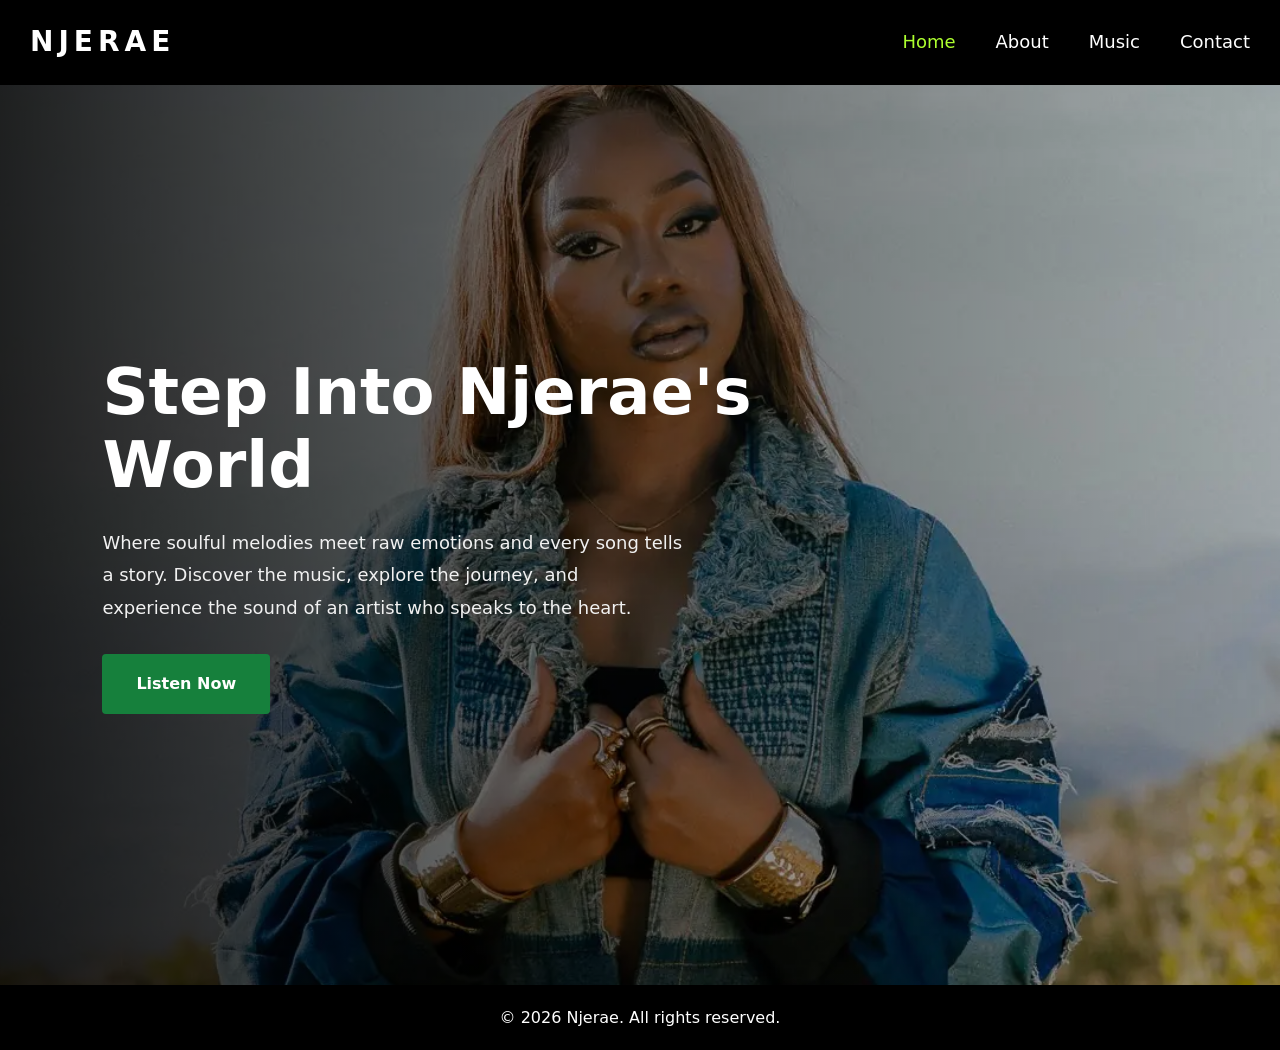
<file: index.html>
<!DOCTYPE html>
<html lang="en">
<head>
    <meta charset="UTF-8">
    <meta name="viewport" content="width=device-width, initial-scale=1.0">
    <title>Njerae | Home</title>
    <link rel="stylesheet" href="style.css">
</head>
<body>
    <!--Header-->
    <header>
        <!--Logo-->
        <div class="logo">
            <h2>NJERAE</h2>
        </div>
        <button class="menu-toggle" type="button" aria-expanded="false" aria-controls="primary-navigation" aria-label="Open navigation menu">
            <span></span>
            <span></span>
            <span></span>
        </button>
        <nav id="primary-navigation">
            <ul>
                <li><a href="index.html" class="active" aria-current="page">Home</a></li>
                <li><a href="about.html">About</a></li>
                <li><a href="music.html">Music</a></li>
                <li><a href="contact.html">Contact</a></li>
            </ul>
        </nav>
    </header>

    <!--Hero Section-->
    <!-- Hero Section -->
<section class="hero">

    <!-- Hero Image -->
    <div class="hero-image"></div>

    <!-- Hero Content -->
    <div class="hero-content">

        <!-- Hero Heading -->
        <h1>Step Into Njerae's World</h1>

        <!-- Hero Paragraph -->
        <p>
            Where soulful melodies meet raw emotions and every song
            tells a story. Discover the music, explore the journey,
            and experience the sound of an artist who speaks to the heart.
        </p>

        <!-- Music Link -->
        <a href="music.html" class="btn">Listen Now</a>

    </div>
</section>

<!--Footer-->
<footer>
    <p>&copy; 2023 Njerae. All rights reserved.</p>
</footer>
    <script src="script.js"></script>
</body>
</html>
</file>
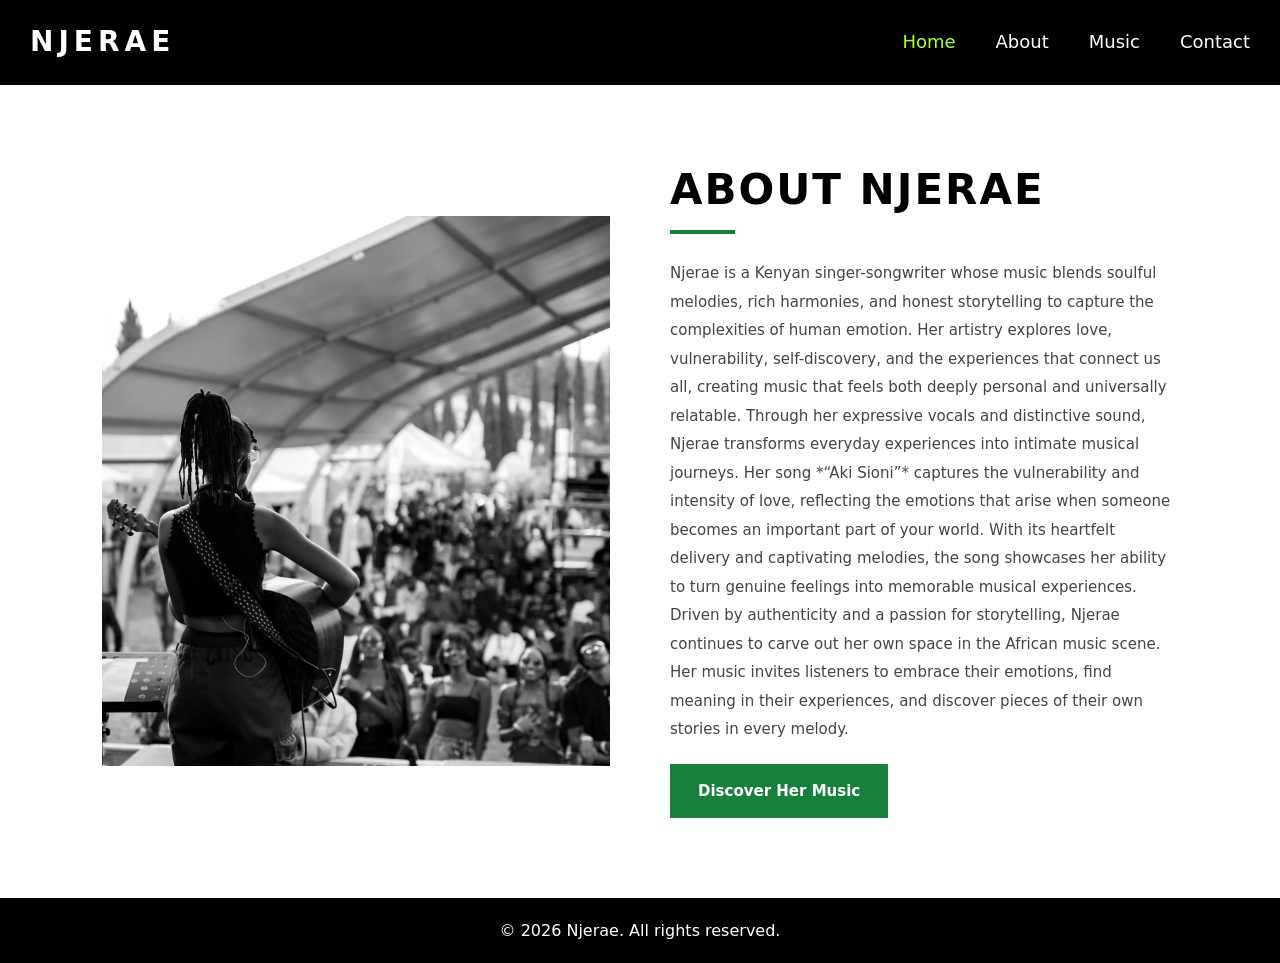
<file: about.html>
<!DOCTYPE html>
<html lang="en">
<head>
    <meta charset="UTF-8">
    <meta name="viewport" content="width=device-width, initial-scale=1.0">
    <title>Document</title>
    <link rel="stylesheet" href="style.css">
</head>
<body>
    <!--Header-->
    <header>
        <!--Logo-->
        <div class="logo">
            <h2>NJERAE</h2>
        </div>
        <button class="menu-toggle" type="button" aria-expanded="false" aria-controls="primary-navigation" aria-label="Open navigation menu">
            <span></span>
            <span></span>
            <span></span>
        </button>
        <nav id="primary-navigation">
            <ul>
                <li><a href="index.html" class="active" aria-current="page">Home</a></li>
                <li><a href="about.html">About</a></li>
                <li><a href="music.html">Music</a></li>
                <li><a href="contact.html">Contact</a></li>
            </ul>
        </nav>
    </header>

    <!--Hero Section About-->
<!-- About Section -->
<section class="about-section">
    <!-- About Image -->
    <div class="about-image">
    </div>
    <!-- About Content -->
    <div class="about-content">
        <h1>ABOUT NJERAE</h1>
        <p>
            Njerae is a Kenyan singer-songwriter whose music blends soulful melodies, rich harmonies, and honest storytelling to capture the complexities of human emotion. Her artistry explores love, vulnerability, self-discovery, and the experiences that connect us all, creating music that feels both deeply personal and universally relatable.
Through her expressive vocals and distinctive sound, Njerae transforms everyday experiences into intimate musical journeys. Her song *“Aki Sioni”* captures the vulnerability and intensity of love, reflecting the emotions that arise when someone becomes an important part of your world. With its heartfelt delivery and captivating melodies, the song showcases her ability to turn genuine feelings into memorable musical experiences.
Driven by authenticity and a passion for storytelling, Njerae continues to carve out her own space in the African music scene. Her music invites listeners to embrace their emotions, find meaning in their experiences, and discover pieces of their own stories in every melody.
        </p>
        <a href="music.html" class="about-btn">Discover Her Music</a>
    </div>
</section>

<!--Footer-->
<footer>
    <p>&copy; 2026 Njerae. All rights reserved.</p>
</footer>
    <script src="script.js"></script>
</body>
</html>
</file>
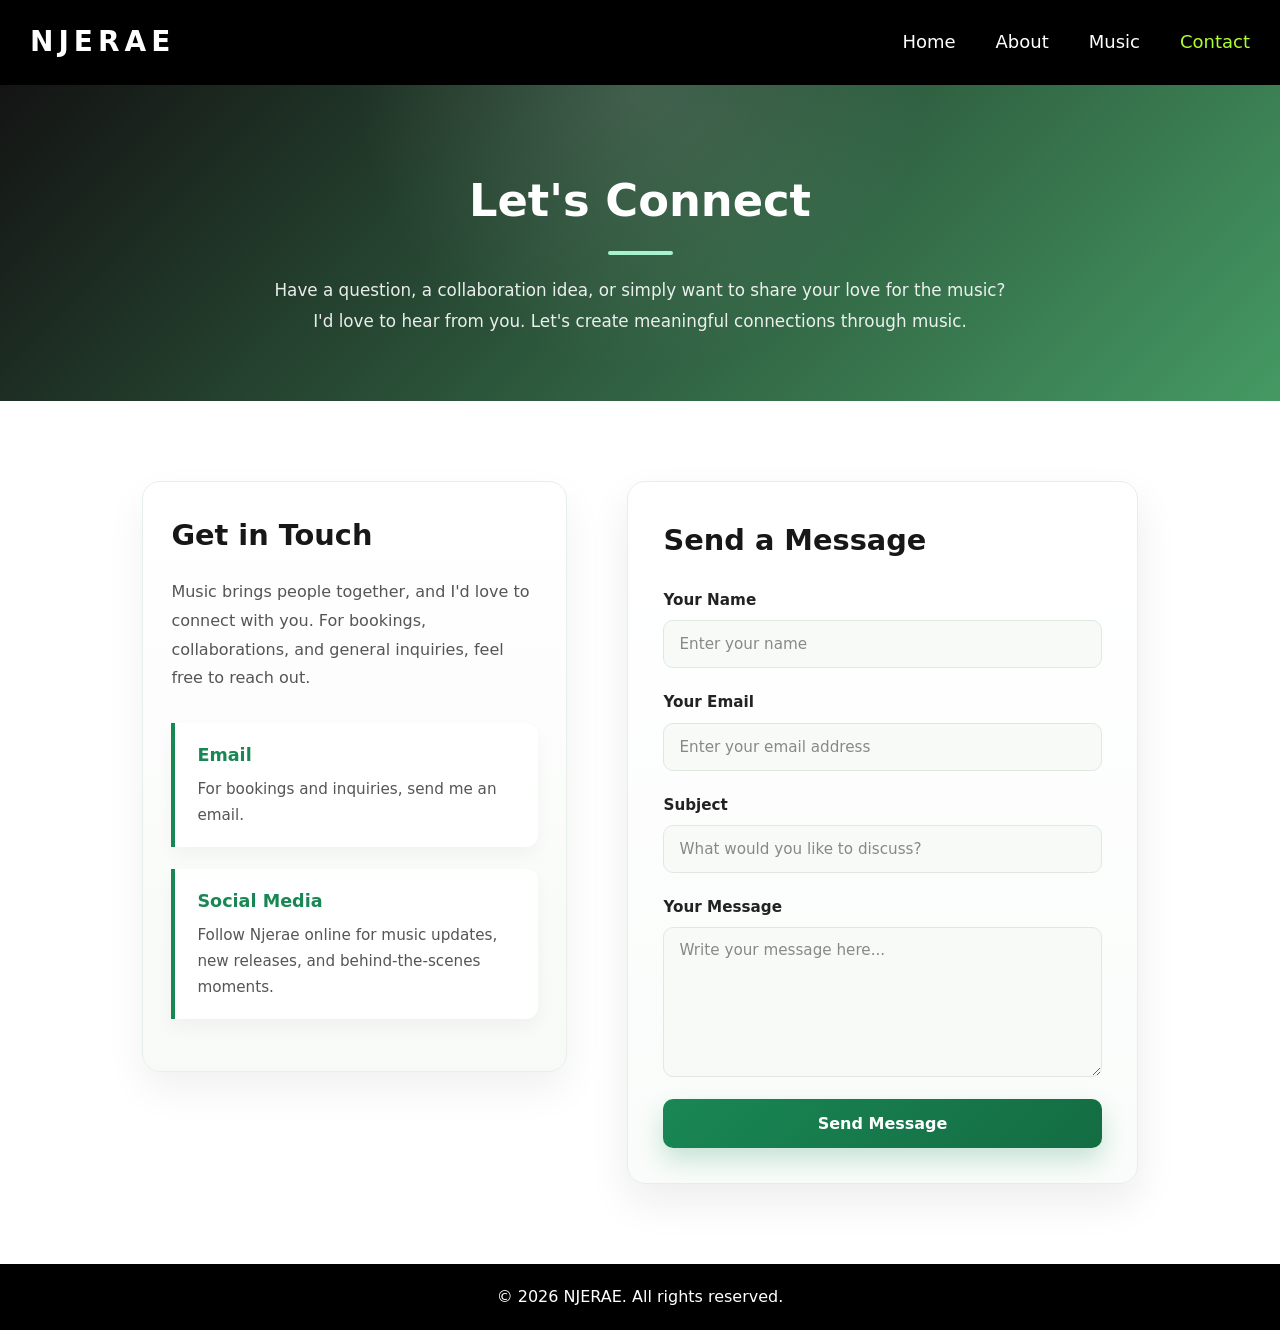
<file: contact.html>
<!DOCTYPE html>
<html lang="en">
<head>
    <meta charset="UTF-8">
    <meta name="viewport" content="width=device-width, initial-scale=1.0">
    <title>NJERAE | Contact</title>
    <link rel="stylesheet" href="style.css">
</head>
<body>

    <!-- Header -->
    <header>
        <!-- Logo -->
        <div class="logo">
            <h2>NJERAE</h2>
        </div>

        <button class="menu-toggle" type="button" aria-expanded="false" aria-controls="primary-navigation" aria-label="Open navigation menu">
            <span></span>
            <span></span>
            <span></span>
        </button>

        <!-- Navigation -->
        <nav id="primary-navigation">
            <ul>
                <li><a href="index.html">Home</a></li>
                <li><a href="about.html">About</a></li>
                <li><a href="music.html">Music</a></li>
                <li>
                    <a href="contact.html"
                       class="active"
                       aria-current="page">Contact</a>
                </li>
            </ul>
        </nav>
    </header>


    <!-- Contact Introduction -->
    <section class="contact-hero">
        <h1>Let's Connect</h1>
        <p>
            Have a question, a collaboration idea, or simply want to
            share your love for the music? I'd love to hear from you.
            Let's create meaningful connections through music.
        </p>
    </section>

    <!-- Contact Section -->
    <section class="contact-section">

        <!-- Contact Information -->
        <div class="contact-info">
            <h2>Get in Touch</h2>
            <p>
                Music brings people together, and I'd love to connect
                with you. For bookings, collaborations, and general
                inquiries, feel free to reach out.
            </p>
            <div class="contact-detail">
                <h3>Email</h3>
                <p>For bookings and inquiries, send me an email.</p>
                <!-- Add Njerae's official email address here -->
            </div>
            <div class="contact-detail">
                <h3>Social Media</h3>
                <p>
                    Follow Njerae online for music updates,
                    new releases, and behind-the-scenes moments.
                </p>
                <!-- Add official social media links here -->
            </div>
        </div>


        <!-- Contact Form -->
        <div class="contact-form-container">

            <h2>Send a Message</h2>
            <form action="#" method="post">
                <div class="form-group">
                    <label for="name">Your Name</label>
                    <input
                        type="text"
                        id="name"
                        name="name"
                        placeholder="Enter your name"
                        required>
                </div>
                <div class="form-group">
                    <label for="email">Your Email</label>
                    <input
                        type="email"
                        id="email"
                        name="email"
                        placeholder="Enter your email address"
                        required>
                </div>
                <div class="form-group">
                    <label for="subject">Subject</label>
                    <input
                        type="text"
                        id="subject"
                        name="subject"
                        placeholder="What would you like to discuss?"
                        required>
                </div>
                <div class="form-group">
                    <label for="message">Your Message</label>
                    <textarea
                        id="message"
                        name="message"
                        rows="6"
                        placeholder="Write your message here..."
                        required></textarea>
                </div>
                <button type="submit">Send Message</button>
            </form>
        </div>
    </section>

    <!-- Footer -->
    <footer>
        <p>&copy; 2026 NJERAE. All rights reserved.</p>
    </footer>

    <script src="script.js"></script>
</body>
</html>
</file>
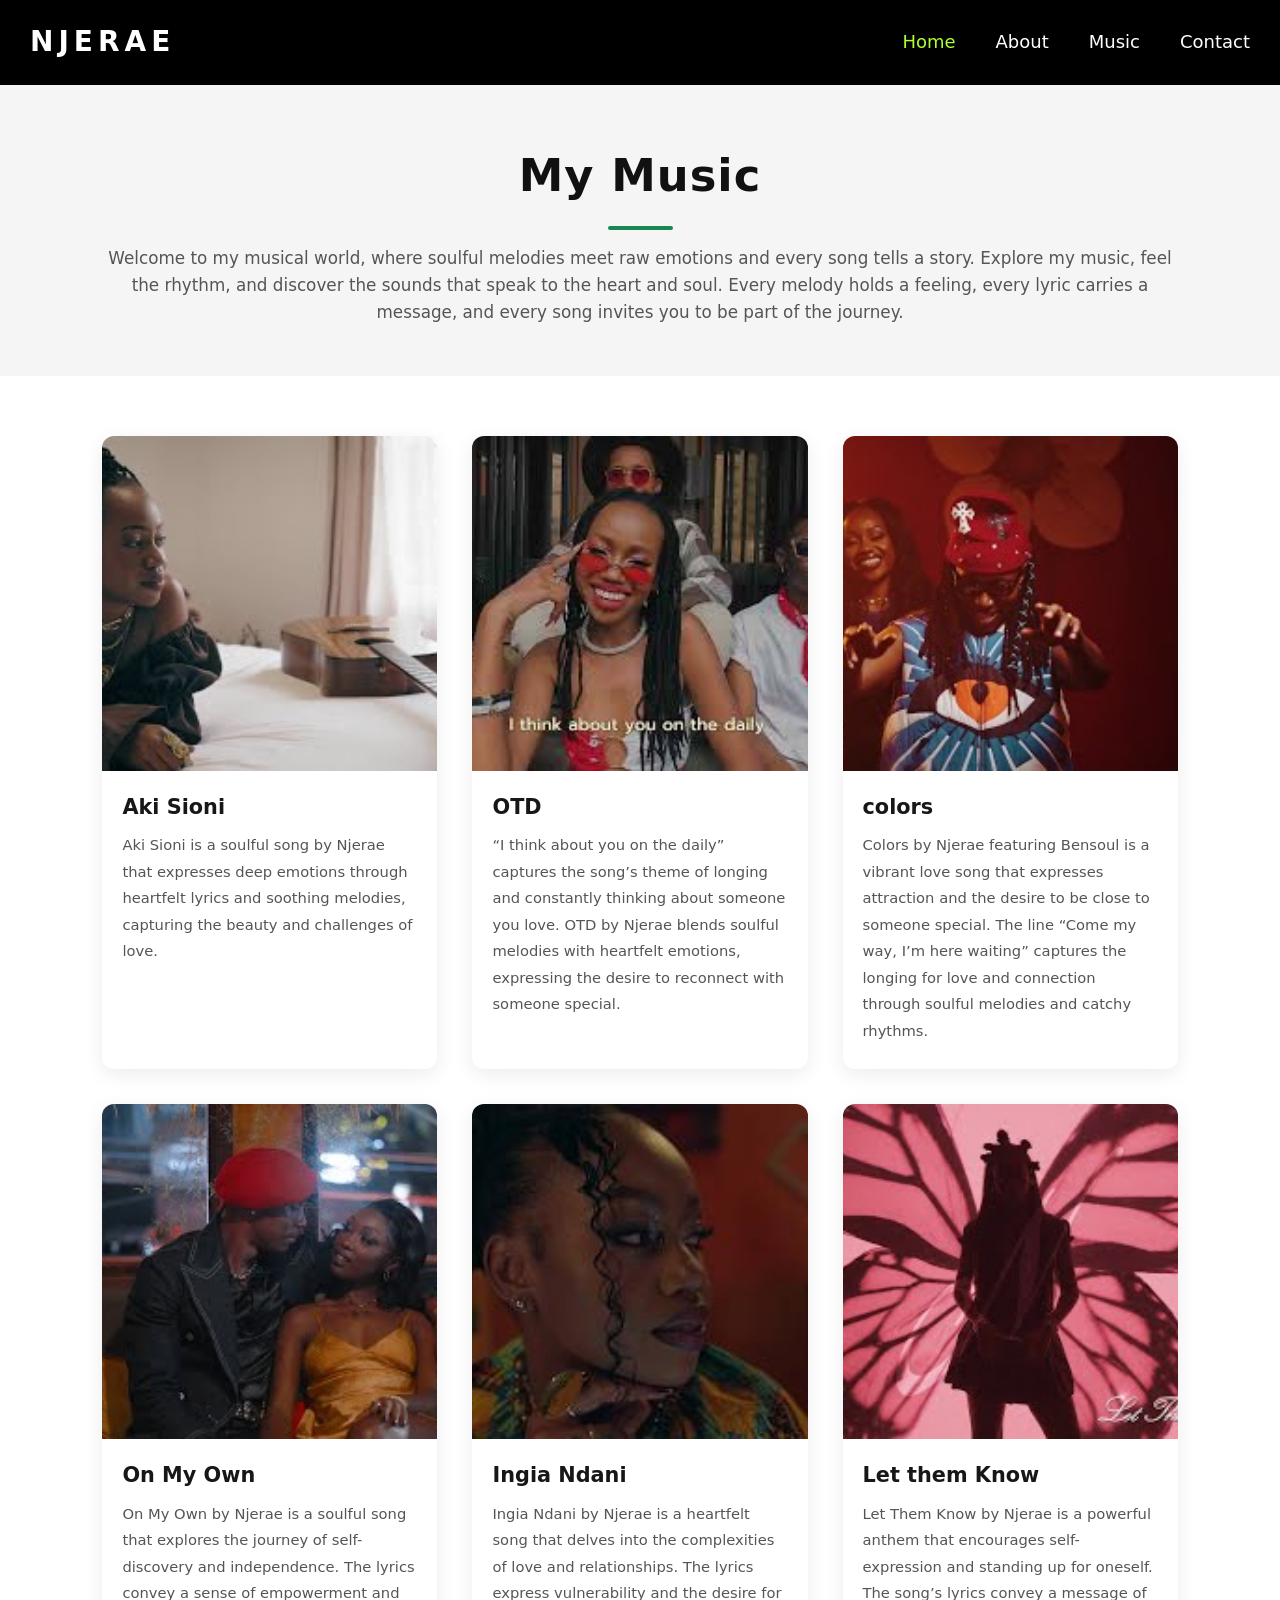
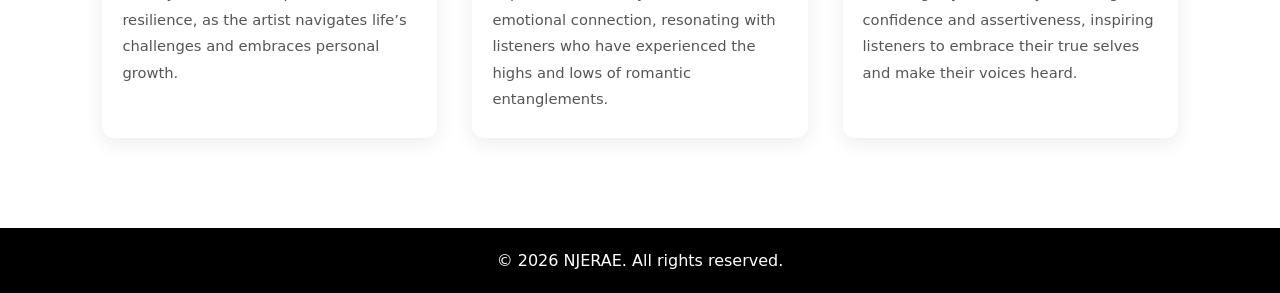
<file: music.html>
<!DOCTYPE html>
<html lang="en">
<head>
    <meta charset="UTF-8">
    <meta name="viewport" content="width=device-width, initial-scale=1.0">
    <title>NJERAE | Music</title>
    <link rel="stylesheet" href="style.css">
</head>
<body>
     <!--Header-->
    <header>
        <!--Logo-->
        <div class="logo">
            <h2>NJERAE</h2>
        </div>
        <button class="menu-toggle" type="button" aria-expanded="false" aria-controls="primary-navigation" aria-label="Open navigation menu">
            <span></span>
            <span></span>
            <span></span>
        </button>
        <nav id="primary-navigation">
            <ul>
                <li><a href="index.html" class="active" aria-current="page">Home</a></li>
                <li><a href="about.html">About</a></li>
                <li><a href="music.html">Music</a></li>
                <li><a href="contact.html">Contact</a></li>
            </ul>
        </nav>
    </header>

    <!--Music Content-->
    <section class="music">
        <h2>My Music</h2>
        <p>
            Welcome to my musical world, where soulful melodies meet raw emotions and every song tells a story. Explore my music, feel the rhythm, and discover the sounds that speak to the heart and soul. Every melody holds a feeling, every lyric carries a message, and every song invites you to be part of the journey.
        </p>
    </section>
    <!--music cards-->
    <section class="music-cards">
        <!-- Music Card 1 -->
        <a class="music-card" href="https://www.youtube.com/results?search_query=Njerae+Aki+Sioni" target="_blank" rel="noopener noreferrer" aria-label="Listen to Aki Sioni on YouTube">
            <img src="Images/Aki%20sioni%20thumbnail.jpg" alt="Aki Sioni Album Cover" loading="lazy">
            <h3>Aki Sioni</h3>
            <p>
                Aki Sioni is a soulful song by Njerae that expresses deep emotions through heartfelt lyrics and soothing melodies, capturing the beauty and challenges of love.
            </p>
        </a>

        <!-- Music Card 2 -->
        <a class="music-card" href="https://www.youtube.com/results?search_query=Njerae+OTD" target="_blank" rel="noopener noreferrer" aria-label="Listen to OTD on YouTube">
            <img src="Images/OTD%20thumbnail.jpg" alt="OTD cover art" loading="lazy">
            <h3>OTD</h3>
            <p>
                “I think about you on the daily” captures the song’s theme of longing and constantly thinking about someone you love. OTD by Njerae blends soulful melodies with heartfelt emotions, expressing the desire to reconnect with someone special.
            </p>
        </a>

        <!-- Music Card 3 -->
        <a class="music-card" href="https://www.youtube.com/results?search_query=Njerae+Colors" target="_blank" rel="noopener noreferrer" aria-label="Listen to Colors on YouTube">
            <img src="Images/Colors%20Thumbnail.jpg" alt="Colors cover art" loading="lazy">
            <h3>colors</h3>
            <p>
                Colors by Njerae featuring Bensoul is a vibrant love song that expresses attraction and the desire to be close to someone special. The line “Come my way, I’m here waiting” captures the longing for love and connection through soulful melodies and catchy rhythms.
            </p>
        </a>

        <!-- Music Card 4 -->
        <a class="music-card" href="https://www.youtube.com/results?search_query=Njerae+On+My+Own" target="_blank" rel="noopener noreferrer" aria-label="Listen to On My Own on YouTube">
            <img src="Images/On%20My%20Own%20Thumbnail.jpg" alt="On My Own cover art" loading="lazy">
            <h3>On My Own</h3>
            <p>
                On My Own by Njerae is a soulful song that explores the journey of self-discovery and independence. The lyrics convey a sense of empowerment and resilience, as the artist navigates life’s challenges and embraces personal growth.
            </p>
        </a>

        <!-- Music Card 5 -->
        <a class="music-card" href="https://www.youtube.com/results?search_query=Njerae+Ingia+Ndani" target="_blank" rel="noopener noreferrer" aria-label="Listen to Ingia Ndani on YouTube">
            <img src="Images/Ingia%20ndani%20thumbnail.jpg" alt="Ingia Ndani cover art" loading="lazy">
            <h3>Ingia Ndani</h3>
            <p>
                Ingia Ndani by Njerae is a heartfelt song that delves into the complexities of love and relationships. The lyrics express vulnerability and the desire for emotional connection, resonating with listeners who have experienced the highs and lows of romantic entanglements.
            </p>
        </a>

        <!--Music Card 6-->
        <a class="music-card" href="https://www.youtube.com/results?search_query=Njerae+Let+Them+Know" target="_blank" rel="noopener noreferrer" aria-label="Listen to Let Them Know on YouTube">
            <img src="Images/Let%20them%20know%20Thumbnail.jpg" alt="Let Them Know cover art" loading="lazy">
            <h3>Let them Know</h3>
            <p>
                Let Them Know by Njerae is a powerful anthem that encourages self-expression and standing up for oneself. The song’s lyrics convey a message of confidence and assertiveness, inspiring listeners to embrace their true selves and make their voices heard.
            </p>
        </a>
    </section>

    <!--Footer-->
    <footer>
        <p>&copy; 2026 NJERAE. All rights reserved.</p>
    </footer>
    <script src="script.js"></script>
</body>
</html>
</file>
<file: style.css>
/* Styling for Homepage */
* {
    margin: 0;
    padding: 0;
    box-sizing: border-box;
}

html {
    scroll-behavior: smooth;
}

body{
    margin: 0;
    padding: 0;
    font-family: system-ui, -apple-system, "Segoe UI", sans-serif;
    background-color: white;
    color: #000000;
    line-height: 1.6;
    overflow-x: hidden;
}

img {
    max-width: 100%;
    display: block;
}

a {
    -webkit-tap-highlight-color: transparent;
}

a:focus-visible,
button:focus-visible {
    outline: 3px solid #16803c;
    outline-offset: 3px;
}

header {
    background-color: #000000;
    color: #ffffff;
    text-align: center;
    display: flex;
    justify-content: space-between;
    align-items: center;
    gap: 16px;
    flex-wrap: wrap;
    padding: 20px 30px;
}

header h1 {
    font-size: 24px;
    margin: 0;
}

header nav a {
    color: #ffffff;
    text-decoration: none;
    margin-left: 20px;
    font-size: 18px;
}

header nav a:hover {
    color: greenyellow;
}

header nav a.active {
    color: greenyellow;
}

header ul {
    list-style: none;
    display: flex;
    flex-wrap: wrap;
    justify-content: center;
    gap: 12px 20px;
    margin: 0;
    padding: 0;
}

header ul li {
    margin-left: 0;
}

header ul li:first-child {
    margin-left: 0;
}

header ul li a {
    color: #ffffff;
    text-decoration: none;
    font-size: 18px;
}

header ul li a:hover {
    color: greenyellow;
}

.menu-toggle {
    display: none;
}

.logo h2{
    font-size: 28px;
    font-weight: bold;
    color: #ffffff;
    text-decoration: none;
    letter-spacing: 5px;
}

/* Styling for Hero Section */
/* Hero Section */
.hero {
    min-height: 100vh;
    display: flex;
    align-items: center;
    justify-content: flex-start;
    padding: 60px 8%;
    box-sizing: border-box;

    /* Full-Page Hero Image */
    background-image:
        linear-gradient(
            to right,
            rgba(0, 0, 0, 0.85),
            rgba(0, 0, 0, 0.45),
            rgba(0, 0, 0, 0.15)
        ),
        url('Images/Njerae\ Homepage.webp');

    background-size: cover;
    background-position: center 25%;
    background-repeat: no-repeat;
}

/* Hero Image Container */
.hero-image {
    display: none;
}

/* Hero Content */
.hero-content {
    max-width: 650px;
    display: flex;
    flex-direction: column;
    align-items: flex-start;
    text-align: left;
}

/* Hero Heading */
.hero-content h1 {
    font-size: 64px;
    font-weight: 800;
    color: #ffffff;
    line-height: 1.15;
    margin-bottom: 24px;
}

/* Hero Paragraph */
.hero-content p {
    font-size: 18px;
    color: #f1f1f1;
    line-height: 1.8;
    margin-bottom: 30px;
    max-width: 580px;
}

/* Listen Now Link */
.hero-content .btn {
    display: inline-block;
    padding: 15px 32px;
    background-color: #16803c;
    color: #ffffff;
    text-decoration: none;
    font-size: 16px;
    font-weight: 600;
    border: 2px solid #16803c;
    border-radius: 4px;
    transition: 0.3s ease;
}

/* Listen Now Hover Effect */
.hero-content .btn:hover {
    background-color: transparent;
    border-color: #ffffff;
    color: #ffffff;
}

/* Responsive Design */
@media (max-width: 900px) {
    header {
        justify-content: center;
        text-align: center;
        padding: 18px 20px;
    }

    .logo {
        width: 100%;
    }

    .logo h2 {
        letter-spacing: 3px;
    }

    header nav {
        width: 100%;
    }

    header nav a {
        margin-left: 0;
    }

    .hero {
        min-height: 85vh;
        padding: 40px 6%;
        background-position: center;
    }

    .hero-content h1 {
        font-size: clamp(2.6rem, 8vw, 4rem);
    }

    .hero-content p {
        font-size: 16px;
    }
}

@media (max-width: 768px) {
    .hero {
        min-height: 85vh;
        padding: 40px 6%;
        background-position: center;
    }

    .hero-content {
        max-width: 100%;
    }

    .hero-content h1 {
        font-size: 42px;
    }

    .hero-content p {
        font-size: 16px;
    }

    .about-section {
        flex-direction: column;
        gap: 30px;
        padding: 45px 6%;
    }

    .about-image {
        flex: none;
        width: 100%;
        height: 400px;
        background-position: center 25%;
    }

    .about-content h1 {
        font-size: 32px;
    }

    .about-content p {
        font-size: 15px;
    }
}
/* Styling for Footer */
footer {
    background-color: #000000;
    color: #ffffff;
    text-align: center;
    padding: 20px 0;
    position: relative;
    bottom: 0;
    width: 100%;
}

/*Styling for about section*/

/* About Section */
.about-section {
    display: flex;
    align-items: center;
    justify-content: space-between;
    gap: 60px;
    padding: 80px 8%;
    min-height: 85vh;
    background-color: #ffffff;
}

.about-image {
    flex: 1;
    min-width: 0;
    height: 550px;
    background-image: url("Images/Njerae\ about.webp");
    background-size: cover;
    background-position: center 25%;
    background-repeat: no-repeat;
}

/* About Content */
.about-content {
    flex: 1;
    min-width: 0;
}

/* About Heading */
.about-content h1 {
    font-size: 42px;
    font-weight: 800;
    line-height: 1.2;
    letter-spacing: 2px;
    color: #000000;
    margin-bottom: 25px;
}

/* Green Heading Accent */
.about-content h1::after {
    content: "";
    display: block;
    width: 65px;
    height: 4px;
    background-color: #16803c;
    margin-top: 15px;
}

/* About Paragraphs */
.about-content p {
    font-size: 15px;
    line-height: 1.9;
    color: #444444;
    margin-bottom: 20px;
}

/* Discover Music Button */
.about-btn {
    display: inline-block;
    padding: 13px 26px;
    background-color: #16803c;
    color: #ffffff;
    text-decoration: none;
    font-size: 15px;
    font-weight: 600;
    border: 2px solid #16803c;
    transition: 0.3s ease;
}

.about-btn:hover {
    background-color: #ffffff;
    color: #16803c;
}

/* Styling for Music Section */

/* =========================
   Music Introduction
========================= */

.music {
    text-align: center;
    padding: 55px 8% 50px;
    background-color: #f5f5f5;
}

.music h2 {
    font-size: 2.8rem;
    font-weight: 700;
    letter-spacing: 1px;
    color: #111111;
}

.music h2::after {
    content: "";
    display: block;
    width: 65px;
    height: 4px;
    margin: 15px auto;
    background-color: #198754;
    border-radius: 5px;
}

.music p {
    margin-top: 15px;
    font-size: 1.05rem;
    color: #555555;
}


/* =========================
   Music Cards Container
========================= */

.music-cards {
    display: grid;
    grid-template-columns: repeat(3, minmax(0, 1fr));
    gap: 35px;
    max-width: 1500px;
    margin: 0 auto;
    padding: 60px 8% 90px;
}


/* =========================
   Individual Music Card
========================= */

.music-card {
    display: block;
    background-color: #ffffff;
    border-radius: 12px;
    overflow: hidden;
    box-shadow: 0 5px 20px rgba(0, 0, 0, 0.08);
    transition: transform 0.3s ease,
                box-shadow 0.3s ease;
    color: inherit;
    text-decoration: none;
}

.music-card:hover {
    transform: translateY(-8px);
    box-shadow: 0 12px 28px rgba(0, 0, 0, 0.15);
}


/* =========================
   Album Cover Images
========================= */

.music-card img {
    display: block;
    width: 100%;
    aspect-ratio: 1 / 1;
    object-fit: cover;
    transition: transform 0.4s ease;
}

.music-card:hover img {
    transform: scale(1.04);
}


/* =========================
   Song Titles
========================= */

.music-card h3 {
    font-size: 1.3rem;
    font-weight: 700;
    color: #171717;
    padding: 20px 20px 8px;
    transition: color 0.3s ease;
}

.music-card:hover h3 {
    color: #198754;
}


/* =========================
   Song Descriptions
========================= */

.music-card p {
    font-size: 0.92rem;
    color: #555555;
    line-height: 1.8;
    padding: 0 20px 25px;
}


/* =========================
   Tablet Responsiveness
========================= */

@media (max-width: 900px) {

    .music-cards {
        grid-template-columns: repeat(2, minmax(0, 1fr));
        gap: 25px;
        padding: 45px 5% 65px;
    }

    .music h2 {
        font-size: 2.4rem;
    }

}


/* =========================
   Mobile Responsiveness
========================= */

@media (max-width: 600px) {

    .music {
        padding: 50px 6% 35px;
    }

    .music h2 {
        font-size: 2rem;
    }

    .music p {
        font-size: 0.95rem;
    }

    .music-cards {
        grid-template-columns: 1fr;
        gap: 28px;
        padding: 35px 7% 55px;
    }

    .music-card h3 {
        font-size: 1.2rem;
    }

    .music-card p {
        font-size: 0.9rem;
    }
}


/* =========================
   Small Mobile Screens
========================= */

@media (max-width: 360px) {

    .music h2 {
        font-size: 1.7rem;
    }

    .music-cards {
        padding-left: 5%;
        padding-right: 5%;
    }
}

/*styling for contact section*/

/* =========================
   Contact Hero Section
========================= */

.contact-hero {
    text-align: center;
    padding: 80px 8% 65px;
    background: linear-gradient(135deg, rgba(10, 10, 10, 0.96), rgba(22, 128, 60, 0.8));
    color: #ffffff;
    position: relative;
    overflow: hidden;
}

.contact-hero::before {
    content: "";
    position: absolute;
    inset: 0;
    background: radial-gradient(circle at top, rgba(255,255,255,0.12), transparent 40%);
    pointer-events: none;
}

.contact-hero h1,
.contact-hero p {
    position: relative;
    z-index: 1;
}

.contact-hero h1 {
    font-size: 2.8rem;
    font-weight: 700;
    color: #ffffff;
    margin-bottom: 20px;
}

.contact-hero h1::after {
    content: "";
    display: block;
    width: 65px;
    height: 4px;
    background-color: #a7f3d0;
    margin: 15px auto 0;
    border-radius: 5px;
}

.contact-hero p {
    max-width: 750px;
    margin: 0 auto;
    font-size: 1.05rem;
    line-height: 1.8;
    color: rgba(255, 255, 255, 0.9);
}


/* =========================
   Contact Section Layout
========================= */

.contact-section {
    display: grid;
    grid-template-columns: 1fr 1.2fr;
    gap: 60px;
    max-width: 1200px;
    margin: 0 auto;
    padding: 80px 8%;
    align-items: start;
}


/* =========================
   Contact Information
========================= */

.contact-info {
    background: linear-gradient(180deg, #ffffff, #f7faf7);
    border: 1px solid #e7efe9;
    border-radius: 18px;
    padding: 30px 28px;
    box-shadow: 0 18px 40px rgba(18, 20, 18, 0.06);
}

.contact-info h2,
.contact-form-container h2 {
    font-size: 1.8rem;
    color: #171717;
    margin-bottom: 20px;
}

.contact-info > p {
    color: #555555;
    line-height: 1.8;
    margin-bottom: 30px;
}

.contact-detail {
    margin-bottom: 22px;
    padding: 18px 20px 18px 22px;
    border-left: 4px solid #198754;
    background-color: #ffffff;
    border-radius: 0 12px 12px 0;
    box-shadow: 0 8px 18px rgba(0, 0, 0, 0.04);
    transition: transform 0.25s ease, box-shadow 0.25s ease;
}

.contact-detail:hover {
    transform: translateY(-3px);
    box-shadow: 0 12px 22px rgba(0, 0, 0, 0.08);
}

.contact-detail h3 {
    font-size: 1.1rem;
    color: #198754;
    margin-bottom: 8px;
}

.contact-detail p {
    font-size: 0.95rem;
    line-height: 1.7;
    color: #555555;
}


/* =========================
   Contact Form Container
========================= */

.contact-form-container {
    background: linear-gradient(180deg, #ffffff, #f9fcfa);
    padding: 35px;
    border-radius: 18px;
    border: 1px solid #e5eee7;
    box-shadow: 0 18px 40px rgba(18, 20, 18, 0.08);
}

.contact-form-container h2 {
    margin-bottom: 25px;
}


/* =========================
   Form Groups
========================= */

.form-group {
    display: flex;
    flex-direction: column;
    margin-bottom: 22px;
}

.form-group label {
    font-size: 0.95rem;
    font-weight: 600;
    color: #222222;
    margin-bottom: 8px;
}


/* =========================
   Input Fields
========================= */

.form-group input,
.form-group textarea {
    width: 100%;
    padding: 13px 15px;
    border: 1px solid #dfe9e2;
    border-radius: 10px;
    background-color: #f8faf8;
    color: #171717;
    font-family: inherit;
    font-size: 0.95rem;
    outline: none;
    transition: border-color 0.3s ease,
                box-shadow 0.3s ease,
                background-color 0.3s ease;
}

.form-group input {
    min-height: 48px;
}

.form-group textarea {
    resize: vertical;
    min-height: 150px;
}

.form-group input:focus,
.form-group textarea:focus {
    border-color: #198754;
    box-shadow: 0 0 0 3px rgba(25, 135, 84, 0.12);
    background-color: #ffffff;
}

.form-group input::placeholder,
.form-group textarea::placeholder {
    color: #888888;
}


/* =========================
   Send Message Button
========================= */

.contact-form-container button {
    display: inline-block;
    width: 100%;
    padding: 15px 20px;
    border: none;
    border-radius: 10px;
    background: linear-gradient(135deg, #198754, #146c43);
    color: #ffffff;
    font-family: inherit;
    font-size: 1rem;
    font-weight: 600;
    cursor: pointer;
    transition: transform 0.25s ease, box-shadow 0.25s ease, filter 0.25s ease;
    box-shadow: 0 12px 24px rgba(25, 135, 84, 0.22);
}

.contact-form-container button:hover {
    transform: translateY(-2px);
    filter: brightness(1.02);
    box-shadow: 0 16px 28px rgba(25, 135, 84, 0.28);
}

.form-status {
    margin-top: 20px;
    padding: 12px 14px;
    border-radius: 8px;
    font-size: 0.92rem;
    line-height: 1.5;
    display: none;
}

.form-status.success {
    display: block;
    background-color: #eafaf1;
    border: 1px solid #b9e7c8;
    color: #146c43;
}

.form-status.error {
    display: block;
    background-color: #fff2f2;
    border: 1px solid #f4c2c2;
    color: #a32b2b;
}


/* =========================
   Tablet Responsiveness
========================= */

@media (max-width: 900px) {
    .contact-section {
        grid-template-columns: 1fr;
        gap: 35px;
        padding: 60px 5%;
    }

    .contact-form-container {
        padding: 28px;
    }

    .contact-hero {
        padding: 65px 6% 50px;
    }

    .contact-hero h1 {
        font-size: 2.4rem;
    }
}


/* =========================
   Mobile Responsiveness
========================= */

@media (max-width: 600px) {

    .contact-hero {
        padding: 50px 6% 40px;
    }

    .contact-hero h1 {
        font-size: 2rem;
    }

    .contact-hero p {
        font-size: 0.95rem;
    }

    .contact-section {
        grid-template-columns: 1fr;
        gap: 35px;
        padding: 40px 6%;
    }

    .contact-info h2,
    .contact-form-container h2 {
        font-size: 1.5rem;
    }

    .contact-form-container {
        padding: 24px 20px;
    }

    .form-group input,
    .form-group textarea {
        font-size: 16px;
    }

    .contact-form-container button {
        padding: 14px;
    }

    header {
        justify-content: space-between;
        flex-wrap: wrap;
        text-align: left;
        padding: 14px 18px;
    }

    .logo {
        width: auto;
    }

    .menu-toggle {
        display: flex;
        width: 44px;
        height: 44px;
        flex-direction: column;
        justify-content: center;
        align-items: center;
        gap: 6px;
        border: 1px solid rgba(255, 255, 255, 0.35);
        border-radius: 6px;
        background: transparent;
        cursor: pointer;
    }

    .menu-toggle span {
        display: block;
        width: 21px;
        height: 2px;
        border-radius: 2px;
        background-color: #ffffff;
        transition: transform 0.2s ease, opacity 0.2s ease;
    }

    .menu-toggle:focus-visible {
        outline: 2px solid #a7f3d0;
        outline-offset: 3px;
    }

    .menu-toggle[aria-expanded="true"] span:first-child {
        transform: translateY(8px) rotate(45deg);
    }

    .menu-toggle[aria-expanded="true"] span:nth-child(2) {
        opacity: 0;
    }

    .menu-toggle[aria-expanded="true"] span:last-child {
        transform: translateY(-8px) rotate(-45deg);
    }

    header nav {
        display: none;
        width: 100%;
        padding-top: 8px;
    }

    header.menu-open nav {
        display: block;
    }

    header nav ul {
        flex-direction: column;
        align-items: stretch;
        gap: 0;
    }

    header nav li {
        border-top: 1px solid rgba(255, 255, 255, 0.12);
    }

    header ul li a {
        display: block;
        padding: 12px 4px;
    }

    header nav a {
        font-size: 16px;
    }

    .logo h2 {
        font-size: 24px;
        letter-spacing: 3px;
    }
}


/* =========================
   Small Mobile Screens
========================= */

@media (max-width: 360px) {

    .contact-hero h1 {
        font-size: 1.7rem;
    }

    .contact-section {
        padding: 35px 5%;
    }

    .contact-form-container {
        padding: 20px 15px;
    }
}

@media (prefers-reduced-motion: reduce) {
    html {
        scroll-behavior: auto;
    }

    *,
    *::before,
    *::after {
        animation-duration: 0.01ms !important;
        animation-iteration-count: 1 !important;
        scroll-behavior: auto !important;
        transition-duration: 0.01ms !important;
    }
}
</file>
